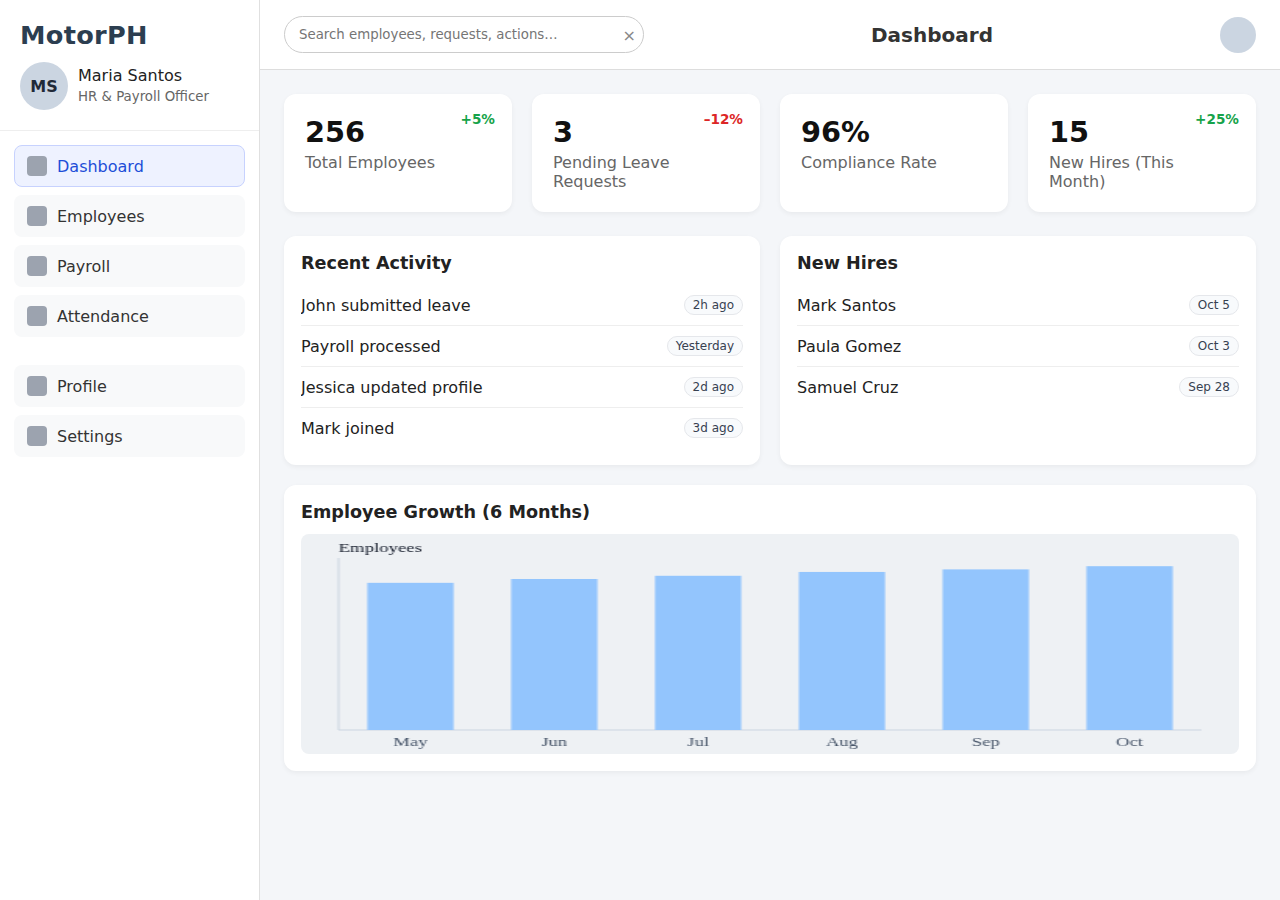
<file: index.html>
<!DOCTYPE html>
<html lang="en">
<head>
  <meta charset="UTF-8" />
  <meta name="viewport" content="width=device-width, initial-scale=1.0"/>
  <title>HR Dashboard - MotorPH (Interactive Prototype)</title>
  <style>

/* MO-IT105 - Human-Computer Interaction Group 1 | A2102
By: Kirk Martin Sevillano 
*/
    /* ===== Base / Reset ===== */
    * { box-sizing: border-box; margin: 0; padding: 0; font-family: 'Segoe UI', system-ui, -apple-system, sans-serif; }
    :root {
      --bg: #f4f6f9;
      --card: #fff;
      --muted: #666;
      --muted-2: #888;
      --border: #e0e0e0;
      --border-2: #ddd;
      --hover: #e2e8f0;
      --brand: #2c3e50;
      --accent: #2563eb;
      --success: #16a34a;
      --danger: #dc2626;
      --warning: #d97706;
      --shadow: 0 2px 5px rgba(0,0,0,.05);
      --radius: 12px;
    }
    body { display: flex; min-height: 100vh; background: var(--bg); color: #222; }

    /* ===== Sidebar ===== */
    .sidebar {
      width: 260px; background: var(--card); border-right: 1px solid var(--border); display: flex; flex-direction: column; position: sticky; top: 0; height: 100vh;
    }
    .sidebar .top-section { padding: 20px; border-bottom: 1px solid #eee; }
    .logo { font-size: 1.6rem; color: var(--brand); font-weight: 800; letter-spacing:.3px; }
    .user-info { display: flex; align-items: center; margin-top: 12px; }
    .user-info .avatar { width: 48px; height: 48px; background: #cbd5e1; border-radius: 50%; margin-right: 10px; display: grid; place-items: center; font-weight: 700; color: #1f2937; }
    .user-info .details { line-height: 1.25; }
    .user-info .details small { color: var(--muted); }

    nav, .bottom-nav { display: flex; flex-direction: column; padding: 14px; gap: 8px; }
    .nav-link { display: flex; align-items: center; padding: 10px 12px; border-radius: 8px; text-decoration: none; color: #333; background: #f8f9fa; border: 1px solid transparent; cursor: pointer; }
    .nav-link:hover { background: var(--hover); }
    .nav-link.active { background: #eef2ff; border-color: #c7d2fe; color: #1d4ed8; }
    .icon { width: 20px; height: 20px; background: #9ca3af; border-radius: 4px; margin-right: 10px; }

    /* ===== Main & Topbar ===== */
    .main { flex: 1; display: flex; flex-direction: column; min-width: 0; }
    .topbar { display: flex; justify-content: space-between; align-items: center; gap: 12px; padding: 16px 24px; background: var(--card); border-bottom: 1px solid var(--border-2); flex-wrap: wrap; position: sticky; top: 0; z-index: 5; }
    .search-box { position: relative; max-width: 360px; flex: 1; }
    .search-box input { width: 100%; padding: 10px 36px 10px 14px; border-radius: 24px; border: 1px solid #ccc; }
    .search-box .clear-btn { position: absolute; right: 8px; top: 50%; transform: translateY(-50%); background: transparent; border: none; cursor: pointer; font-size: 16px; color: var(--muted-2); }
    .title { font-size: 1.25rem; color: #333; font-weight: 700; }
    .profile { position: relative; }
    .profile-icon { width: 36px; height: 36px; background: #cbd5e1; border-radius: 50%; cursor: pointer; }
    .profile-menu { position: absolute; right: 0; top: 44px; background: var(--card); border: 1px solid var(--border); border-radius: 10px; box-shadow: var(--shadow); min-width: 180px; display: none; overflow: hidden; }
    .profile-menu a { display: block; padding: 10px 12px; text-decoration: none; color: #111; }
    .profile-menu a:hover { background: var(--hover); }

/* MO-IT105 - Human-Computer Interaction Group 1 | A2102
By: Kirk Martin Sevillano 
*/


    /* ===== Cards ===== */
    .cards { display: flex; flex-wrap: wrap; gap: 20px; padding: 24px; }
    .card { background: var(--card); padding: 20px; border-radius: var(--radius); box-shadow: var(--shadow); flex: 1 1 220px; min-width: 200px; position: relative; cursor: pointer; border: 1px solid transparent; }
    .card:hover { border-color: #dbeafe; }
    .card .value { font-size: 1.8rem; font-weight: 800; margin-bottom: 4px; color: #111; }
    .card .label { color: var(--muted); }
    .trend { position: absolute; top: 16px; right: 16px; font-size: .85rem; font-weight: 700; }
    .up { color: var(--success); }
    .down { color: var(--danger); }

    /* ===== Panels & Tables ===== */
    .panel-container { display: flex; flex-wrap: wrap; gap: 20px; padding: 0 24px 24px; }
    .panel { background: var(--card); flex: 1 1 340px; border-radius: var(--radius); padding: 16px; box-shadow: var(--shadow); border: 1px solid transparent; min-width: 300px; }
    .panel h3 { font-size: 1.1rem; margin-bottom: 12px; }
    .list { max-height: 240px; overflow-y: auto; }
    .item { padding: 10px 0; border-bottom: 1px solid #eee; display: flex; justify-content: space-between; gap: 12px; align-items: center; }
    .item:last-child { border-bottom: none; }
    .tag { font-size: .75rem; padding: 2px 8px; border-radius: 999px; border: 1px solid #e5e7eb; color: #374151; background: #f8fafc; }

    table { width: 100%; border-collapse: collapse; }
    th, td { text-align: left; padding: 8px 10px; border-bottom: 1px solid #eee; }
    th { color: #374151; font-weight: 700; background: #f9fafb; position: sticky; top: 0; }

    .chart-placeholder { height: 220px; background: #eef1f4; display: grid; place-items: center; color: var(--muted-2); font-style: italic; border-radius: 8px; }
    canvas { width: 100%; height: 220px; }

    /* ===== Views (Client-side routing) ===== */
    .view { display: none; }
    .view.active { display: block; }

    /* ===== Modal ===== */
    .modal { position: fixed; inset: 0; display: none; place-items: center; background: rgba(0,0,0,.28); padding: 16px; z-index: 50; }
    .modal.open { display: grid; }
    .dialog { width: min(640px, 96vw); background: var(--card); border-radius: 14px; box-shadow: 0 10px 30px rgba(0,0,0,.15); overflow: hidden; border: 1px solid var(--border); }
    .dialog header, .dialog footer { padding: 12px 16px; border-bottom: 1px solid var(--border); display: flex; align-items: center; justify-content: space-between; }
    .dialog footer { border-top: 1px solid var(--border); border-bottom: none; gap: 8px; }
    .dialog main { padding: 16px; max-height: 60vh; overflow: auto; }
    .btn { padding: 8px 12px; border-radius: 8px; border: 1px solid #d1d5db; background: #fff; cursor: pointer; }
    .btn.primary { background: #2563eb; border-color: #1d4ed8; color: white; }
    .btn.ghost { background: transparent; }
    .btn.success { background: #16a34a; color: #fff; border-color: #15803d; }
    .btn.danger { background: #dc2626; color: #fff; border-color: #b91c1c; }

    /* ===== Toast ===== */
    .toast { position: fixed; right: 16px; bottom: 16px; background: #111827; color: #f9fafb; padding: 10px 14px; border-radius: 10px; box-shadow: var(--shadow); opacity: 0; transform: translateY(8px); pointer-events: none; transition: .25s ease; z-index: 60; }
    .toast.show { opacity: 1; transform: translateY(0); }

/* MO-IT105 - Human-Computer Interaction Group 1 | A2102
By: Kirk Martin Sevillano 
*/


    /* ===== Responsive ===== */
    @media (max-width: 900px) { .sidebar { display: none; } }
  </style>
</head>
<body>
  <!-- ===== Sidebar ===== -->
  <aside class="sidebar" aria-label="Primary">
    <div class="top-section">
      <div class="logo">MotorPH</div>
      <div class="user-info">
        <div class="avatar" aria-hidden="true">MS</div>
        <div class="details">
          <div>Maria Santos</div>
          <small>HR & Payroll Officer</small>
        </div>
      </div>
    </div>
    <nav>
      <a class="nav-link" data-route="dashboard"><div class="icon"></div>Dashboard</a>
      <a class="nav-link" data-route="employees"><div class="icon"></div>Employees</a>
      <a class="nav-link" data-route="payroll"><div class="icon"></div>Payroll</a>
      <a class="nav-link" data-route="attendance"><div class="icon"></div>Attendance</a>
    </nav>
    <div class="bottom-nav">
      <a class="nav-link" data-route="profile"><div class="icon"></div>Profile</a>
      <a class="nav-link" data-route="settings"><div class="icon"></div>Settings</a>
    </div>
  </aside>

  <!-- ===== Main ===== -->
  <main class="main">
    <div class="topbar">
      <div class="search-box">
        <input id="globalSearch" type="text" placeholder="Search employees, requests, actions…" aria-label="Global search"/>
        <button class="clear-btn" id="clearSearch" title="Clear">×</button>
      </div>
      <div class="title" id="pageTitle">Dashboard</div>
      <div class="profile">
        <div class="profile-icon" id="profileBtn" title="Open menu"></div>
        <div class="profile-menu" id="profileMenu" role="menu" aria-hidden="true">
          <a href="#" data-open-modal="profile">View Profile</a>
          <a href="#" id="toggleTheme">Toggle Compact Mode</a>
          <a href="#" id="logoutFake">Sign out</a>
        </div>
      </div>
    </div>



    <!-- ===== Views ===== -->
    <section id="view-dashboard" class="view active" aria-label="Dashboard">
      <div class="cards">
        <div class="card" data-open-modal="employees">
          <div class="value" id="totalEmployees">256</div>
          <div class="label">Total Employees</div>
          <div class="trend up">+5%</div>
        </div>
        <div class="card" data-open-modal="leave">
          <div class="value" id="pendingLeavesCount">18</div>
          <div class="label">Pending Leave Requests</div>
          <div class="trend down">–12%</div>
        </div>
        <div class="card" data-open-modal="compliance">
          <div class="value" id="complianceRate">96%</div>
          <div class="label">Compliance Rate</div>
        </div>
        <div class="card" data-open-modal="hires">
          <div class="value" id="newHiresThisMonth">15</div>
          <div class="label">New Hires (This Month)</div>
          <div class="trend up">+25%</div>
        </div>
      </div>

      <div class="panel-container">
        <div class="panel">
          <h3>Recent Activity</h3>
          <div class="list" id="activityList"></div>
        </div>
        <div class="panel">
          <h3>New Hires</h3>
          <div class="list" id="newHiresList"></div>
        </div>
        <div class="panel">
          <h3>Employee Growth (6 Months)</h3>
          <div class="chart-placeholder"><canvas id="growthChart" width="600" height="220" aria-label="Growth chart"></canvas></div>
        </div>
      </div>
    </section>

    <section id="view-employees" class="view" aria-label="Employees">
      <div class="panel" style="margin: 24px;">
        <h3>Employees</h3>
        <div style="display:flex; gap:10px; margin:10px 0; flex-wrap:wrap;">
          <input id="empSearch" type="text" placeholder="Search by name or dept…" style="flex:1; padding:8px 10px; border:1px solid #ccc; border-radius:8px;"/>
          <select id="empDept" style="padding:8px 10px; border:1px solid #ccc; border-radius:8px;">
            <option value="">All Departments</option>
            <option>Operations</option>
            <option>Sales</option>
            <option>HR</option>
            <option>Engineering</option>
          </select>
        </div>
        <div class="list" style="max-height:none;">
          <table id="empTable" aria-label="Employees table">
            <thead><tr><th>Name</th><th>Department</th><th>Role</th><th>Status</th><th></th></tr></thead>
            <tbody></tbody>
          </table>
        </div>
      </div>
    </section>

    <section id="view-payroll" class="view" aria-label="Payroll">
      <div class="panel" style="margin: 24px;">
        <h3>Payroll</h3>
        <p style="color:var(--muted); margin-top:8px;">Prototype actions: run payroll, export, fix exception.</p>
        <div style="display:flex; gap:8px; margin-top:12px;">
          <button class="btn primary" id="runPayroll">Run Payroll</button>
          <button class="btn" id="exportPayroll">Export CSV</button>
          <button class="btn danger" id="fixExceptions">Fix Exceptions (2)</button>
        </div>
        <div id="payrollStatus" style="margin-top:14px;"></div>
      </div>
    </section>

    <section id="view-attendance" class="view" aria-label="Attendance">
      <div class="panel" style="margin: 24px;">
        <h3>Attendance</h3>
        <p style="color:var(--muted); margin-top:8px;">This view shows a simple log for prototyping.
        </p>
        <div class="list" id="attendanceList"></div>
      </div>
    </section>

    <section id="view-profile" class="view" aria-label="Profile">
      <div class="panel" style="margin: 24px;">
        <h3>Maria Santos</h3>
        <p style="color:var(--muted); margin-top:8px;">HR & Payroll Officer • MotorPH</p>
        <div style="display:flex; gap:8px; margin-top:12px;">
          <button class="btn" id="editProfile">Edit</button>
          <button class="btn" id="changeAvatar">Change Avatar</button>
        </div>
      </div>
    </section>

    <section id="view-settings" class="view" aria-label="Settings">
      <div class="panel" style="margin: 24px;">
        <h3>Settings</h3>
        <label style="display:flex; align-items:center; gap:8px; margin-top:10px;">
          <input type="checkbox" id="compactMode"> Compact spacing
        </label>
      </div>
    </section>
  </main>

  <!-- ===== Modal (Multi-use) ===== -->
  <div class="modal" id="modalRoot" role="dialog" aria-modal="true" aria-hidden="true">
    <div class="dialog" role="document">
      <header>
        <strong id="modalTitle">Modal</strong>
        <button class="btn ghost" data-close-modal>✕</button>
      </header>
      <main id="modalBody">Loading…</main>
      <footer id="modalFooter">
        <button class="btn" data-close-modal>Close</button>
      </footer>
    </div>
  </div>

  <div class="toast" id="toast"></div>

  <script>
    // ===== Mock Data =====
    const state = {
      employees: [
        { id: 1, name: 'John Bautista', dept: 'Operations', role: 'Dispatcher', status: 'Active' },
        { id: 2, name: 'Jessica Lim', dept: 'HR', role: 'Recruiter', status: 'Active' },
        { id: 3, name: 'Mark Santos', dept: 'Sales', role: 'Account Exec', status: 'Probation' },
        { id: 4, name: 'Paula Gomez', dept: 'Sales', role: 'Associate', status: 'Active' },
        { id: 5, name: 'Samuel Cruz', dept: 'Engineering', role: 'QA', status: 'Active' },
        { id: 6, name: 'Andrea Reyes', dept: 'Engineering', role: 'Frontend Dev', status: 'Active' },
        { id: 7, name: 'Miguel Dela Cruz', dept: 'Operations', role: 'Rider', status: 'Active' },
      ],
      activities: [
        { text: 'John submitted leave', time: '2h ago' },
        { text: 'Payroll processed', time: 'Yesterday' },
        { text: 'Jessica updated profile', time: '2d ago' },
        { text: 'Mark joined', time: '3d ago' },
      ],
      newHires: [
        { name: 'Mark Santos', date: 'Oct 5' },
        { name: 'Paula Gomez', date: 'Oct 3' },
        { name: 'Samuel Cruz', date: 'Sep 28' },
      ],
      leaves: JSON.parse(localStorage.getItem('leaves') || 'null') || [
        { id: 'L-1001', name: 'John Bautista', type: 'Sick', days: 2, status: 'Pending' },
        { id: 'L-1002', name: 'Jessica Lim', type: 'Vacation', days: 3, status: 'Pending' },
        { id: 'L-1003', name: 'Miguel Dela Cruz', type: 'Emergency', days: 1, status: 'Pending' },
      ],
      attendance: [
        { name: 'John Bautista', when: 'Today 8:01 AM', status: 'Late' },
        { name: 'Jessica Lim', when: 'Today 7:58 AM', status: 'On time' },
        { name: 'Samuel Cruz', when: 'Yesterday 5:01 PM', status: 'Overtime' },
      ],
      ui: { route: 'dashboard', compact: JSON.parse(localStorage.getItem('compact')||'false') }
    };

    const $ = (sel, root=document) => root.querySelector(sel);
    const $$ = (sel, root=document) => Array.from(root.querySelectorAll(sel));

    // ===== Router =====
    function setRoute(route){
      state.ui.route = route; location.hash = route;
      $$('#pageTitle').forEach(el=> el.textContent = route[0].toUpperCase()+route.slice(1));
      $$('.view').forEach(v => v.classList.remove('active'));
      const view = $('#view-'+route); if(view) view.classList.add('active');
      $$('.nav-link').forEach(a => a.classList.toggle('active', a.dataset.route===route));
    }
    window.addEventListener('hashchange', () => {
      const route = location.hash.replace('#','') || 'dashboard';
      setRoute(route);
    });

    // ===== Populate Lists =====
    function renderActivity(){
      const box = $('#activityList'); box.innerHTML = '';
      state.activities.forEach(a => {
        const row = document.createElement('div'); row.className='item';
        row.innerHTML = `<span>${a.text}</span><span class="tag">${a.time}</span>`; box.appendChild(row);
      });
    }
    function renderHires(){
      const box = $('#newHiresList'); box.innerHTML = '';
      state.newHires.forEach(h => {
        const row = document.createElement('div'); row.className='item';
        row.innerHTML = `<span>${h.name}</span><span class="tag">${h.date}</span>`; box.appendChild(row);
      });
    }
    function renderAttendance(){
      const box = $('#attendanceList'); box.innerHTML = '';
      state.attendance.forEach(a => {
        const row = document.createElement('div'); row.className='item';
        row.innerHTML = `<span>${a.name}</span><span class="tag">${a.when} • ${a.status}</span>`; box.appendChild(row);
      });
    }

    // ===== Employees Table =====
    function renderEmployees(){
      const tbody = $('#empTable tbody'); tbody.innerHTML = '';
      const q = $('#empSearch').value.toLowerCase();
      const dept = $('#empDept').value;
      state.employees
        .filter(e => (!dept || e.dept===dept) && (!q || (e.name.toLowerCase().includes(q) || e.dept.toLowerCase().includes(q))))
        .forEach(e => {
          const tr = document.createElement('tr');
          tr.innerHTML = `
            <td>${e.name}</td>
            <td>${e.dept}</td>
            <td>${e.role}</td>
            <td><span class="tag">${e.status}</span></td>
            <td><button class="btn" data-open-emp="${e.id}">View</button></td>
          `; tbody.appendChild(tr);
        });
    }

    // ===== Growth Chart (vanilla canvas) =====
    function drawChart(){
      const el = document.getElementById('growthChart');
      if(!el) return; const ctx = el.getContext('2d');
      const months = ['May','Jun','Jul','Aug','Sep','Oct'];
      const vals = [230, 236, 241, 247, 251, 256];
      const W = el.width, H = el.height, p=24; // padding
      ctx.clearRect(0,0,W,H);
      // axes
      ctx.strokeStyle = '#cbd5e1'; ctx.lineWidth=1; ctx.beginPath(); ctx.moveTo(p,H-p); ctx.lineTo(W-p,H-p); ctx.moveTo(p,H-p); ctx.lineTo(p,p); ctx.stroke();
      // bars
      const max = Math.max(...vals)*1.05; const bw = (W-2*p)/months.length*0.6; const gap = (W-2*p)/months.length*0.4;
      months.forEach((m,i)=>{
        const x = p + i*(bw+gap) + gap/2; const h = (vals[i]/max)*(H-2*p); const y = H-p-h;
        ctx.fillStyle = '#93c5fd'; ctx.fillRect(x,y,bw,h);
        ctx.fillStyle = '#475569'; ctx.textAlign='center'; ctx.font='12px Segoe UI'; ctx.fillText(m, x+bw/2, H-8);
      });
      // labels
      ctx.fillStyle = '#111827'; ctx.font='12px Segoe UI'; ctx.textAlign='left'; ctx.fillText('Employees', p, p-6);
    }

    // ===== Modal Utilities =====
    const modal = $('#modalRoot');
    function openModal(key, payload){
      const t = $('#modalTitle'), b = $('#modalBody'), f = $('#modalFooter');
      f.innerHTML = '<button class="btn" data-close-modal>Close</button>';
      if(key==='leave'){
        t.textContent = 'Pending Leave Requests';
        b.innerHTML = '';
        const table = document.createElement('table');
        table.innerHTML = '<thead><tr><th>ID</th><th>Employee</th><th>Type</th><th>Days</th><th>Status</th><th></th></tr></thead><tbody></tbody>';
        const tb = table.querySelector('tbody');
        state.leaves.forEach(l=>{
          const tr = document.createElement('tr');
          tr.innerHTML = `<td>${l.id}</td><td>${l.name}</td><td>${l.type}</td><td>${l.days}</td><td><span class="tag">${l.status}</span></td>
          <td style="white-space:nowrap; display:flex; gap:6px;">
            <button class="btn success" data-approve="${l.id}">Approve</button>
            <button class="btn danger" data-reject="${l.id}">Reject</button>
          </td>`; tb.appendChild(tr);
        });
        b.appendChild(table);
        f.innerHTML += '<button class="btn primary" id="bulkApprove">Approve All</button>';
      }
      else if(key==='employees'){
        t.textContent = 'Employees Overview';
        b.innerHTML = `<p style="color:var(--muted); margin-bottom:10px;">Quick actions for employees.</p>`;
        const grid = document.createElement('div'); grid.style.display='grid'; grid.style.gridTemplateColumns='repeat(auto-fit, minmax(180px,1fr))'; grid.style.gap='8px';
        grid.innerHTML = `
          <button class="btn" data-route="employees">Open Employees View</button>
          <button class="btn" id="addEmployee">Add Employee</button>
          <button class="btn" id="importEmployees">Import CSV</button>
        `; b.appendChild(grid);
      }
      else if(key==='compliance'){
        t.textContent = 'Compliance';
        b.innerHTML = '<p>Compliance rate is stable at <strong>96%</strong>. Outstanding trainings: 4.</p>';
      }
      else if(key==='hires'){
        t.textContent = 'New Hires (This Month)';
        const list = state.newHires.map(h=>`<div class="item"><span>${h.name}</span><span class="tag">${h.date}</span></div>`).join('');
        b.innerHTML = `<div class="list">${list}</div>`;
      }
      else if(key==='profile'){
        t.textContent = 'Profile';
        b.innerHTML = '<p>Maria Santos • HR & Payroll Officer</p>';
      }
      else if(key==='emp'){
        const emp = state.employees.find(e=>e.id==payload);
        t.textContent = emp?.name || 'Employee';
        b.innerHTML = `<p>Dept: <strong>${emp.dept}</strong> • Role: <strong>${emp.role}</strong> • Status: <span class="tag">${emp.status}</span></p>`;
        f.innerHTML += `<button class="btn primary" id="promoteEmp">Promote</button>`;
      }
      modal.classList.add('open'); modal.setAttribute('aria-hidden','false');
    }
    function closeModal(){ modal.classList.remove('open'); modal.setAttribute('aria-hidden','true'); }

    // ===== Toast =====
    function toast(msg){ const t=$('#toast'); t.textContent=msg; t.classList.add('show'); setTimeout(()=>t.classList.remove('show'), 2200); }

    // ===== Events =====
    document.addEventListener('click', (e)=>{
      // Navigation
      const nav = e.target.closest('.nav-link');
      if(nav && nav.dataset.route){ e.preventDefault(); setRoute(nav.dataset.route); }

      // Open modal from card or link
      const open = e.target.closest('[data-open-modal]');
      if(open){ e.preventDefault(); openModal(open.dataset.openModal); }

      // Modal close
      if(e.target.matches('[data-close-modal]') || e.target === modal){ closeModal(); }

      // Approve / Reject
      const appr = e.target.closest('[data-approve]');
      if(appr){ const id=appr.dataset.approve; updateLeave(id,'Approved'); }
      const rej = e.target.closest('[data-reject]');
      if(rej){ const id=rej.dataset.reject; updateLeave(id,'Rejected'); }

      // Bulk approve
      if(e.target.id==='bulkApprove'){
        state.leaves = state.leaves.map(l=>({...l, status:'Approved'})); persistLeaves(); openModal('leave'); toast('All leaves approved'); updatePendingBadge();
      }

      // Employees table row actions
      const empBtn = e.target.closest('[data-open-emp]');
      if(empBtn){ openModal('emp', empBtn.dataset.openEmp); }

      // Profile menu
      if(e.target.id==='profileBtn'){ toggleProfileMenu(); }
      else if(!e.target.closest('#profileMenu')){ $('#profileMenu').style.display='none'; }

      if(e.target.id==='addEmployee'){ toast('Add Employee (prototype)'); }
      if(e.target.id==='importEmployees'){ toast('Import CSV (prototype)'); }

      if(e.target.id==='runPayroll'){ $('#payrollStatus').textContent = 'Running payroll…'; setTimeout(()=>{ $('#payrollStatus').textContent='Payroll completed successfully.'; toast('Payroll run complete'); }, 1000); }
      if(e.target.id==='exportPayroll'){ exportPayrollCsv(); }
      if(e.target.id==='fixExceptions'){ toast('2 exceptions resolved'); e.target.textContent='No Exceptions'; e.target.disabled=true; }

      if(e.target.dataset.route){ setRoute(e.target.dataset.route); closeModal(); }

      if(e.target.id==='logoutFake'){ toast('Signed out (prototype)'); }

      if(e.target.id==='toggleTheme'){ document.body.classList.toggle('compact'); toast('Toggled compact mode'); }
    });

    $('#globalSearch').addEventListener('input', () => {
      const q = $('#globalSearch').value.toLowerCase();
      // Filter activity & employees as a demo
      renderActivity();
      $$('#activityList .item').forEach(i=>{ i.style.display = i.textContent.toLowerCase().includes(q)?'flex':'none'; });
      if(state.ui.route==='employees'){ renderEmployees(); }
      $('#clearSearch').style.visibility = q? 'visible':'hidden';
    });
    $('#clearSearch').addEventListener('click', ()=>{ $('#globalSearch').value=''; $('#globalSearch').dispatchEvent(new Event('input')); $('#globalSearch').focus(); });

    $('#empSearch').addEventListener('input', renderEmployees);
    $('#empDept').addEventListener('change', renderEmployees);

    $('#compactMode').addEventListener('change', (e)=>{
      document.body.classList.toggle('compact', e.target.checked); localStorage.setItem('compact', JSON.stringify(e.target.checked));
    });

    function toggleProfileMenu(){ const m = $('#profileMenu'); m.style.display = (m.style.display==='block'?'none':'block'); }

    function updateLeave(id, status){
      state.leaves = state.leaves.map(l => l.id===id? {...l, status}: l);
      persistLeaves(); openModal('leave'); toast(`Leave ${status.toLowerCase()}`); updatePendingBadge();
    }
    function persistLeaves(){ localStorage.setItem('leaves', JSON.stringify(state.leaves)); }
    function updatePendingBadge(){
      const pending = state.leaves.filter(l=>l.status==='Pending').length; $('#pendingLeavesCount').textContent = pending;
    }

    // ===== Export CSV (prototype) =====
    function exportPayrollCsv(){
      const rows = [ ['Employee','Net Pay','Period'], ['John Bautista','35000','Oct 1-15'], ['Jessica Lim','42000','Oct 1-15'] ];
      const csv = rows.map(r=>r.join(',')).join('\n');
      const blob = new Blob([csv], {type:'text/csv'});
      const url = URL.createObjectURL(blob);
      const a = document.createElement('a'); a.href = url; a.download = 'payroll.csv'; a.click(); URL.revokeObjectURL(url); toast('Exported payroll.csv');
    }

    // ===== Init =====
    function init(){
      // Route
      const initial = location.hash.replace('#','') || 'dashboard'; setRoute(initial);
      // Data renders
      renderActivity(); renderHires(); renderEmployees(); renderAttendance(); drawChart();
      // Compact mode
      document.body.classList.toggle('compact', state.ui.compact); $('#compactMode').checked = state.ui.compact;
      updatePendingBadge();
      // Title sync on view switch handled in setRoute
    }

    // Redraw chart on resize for good measure
    window.addEventListener('resize', drawChart);
    window.addEventListener('load', init);
  </script>

  <style>
    /* Compact mode tweaks */
    body.compact .card { padding: 14px; }
    body.compact .panel { padding: 12px; }
    body.compact .topbar { padding: 12px 16px; }
    body.compact .cards { gap: 14px; padding: 16px; }
  </style>
</body>
</html>
</file>
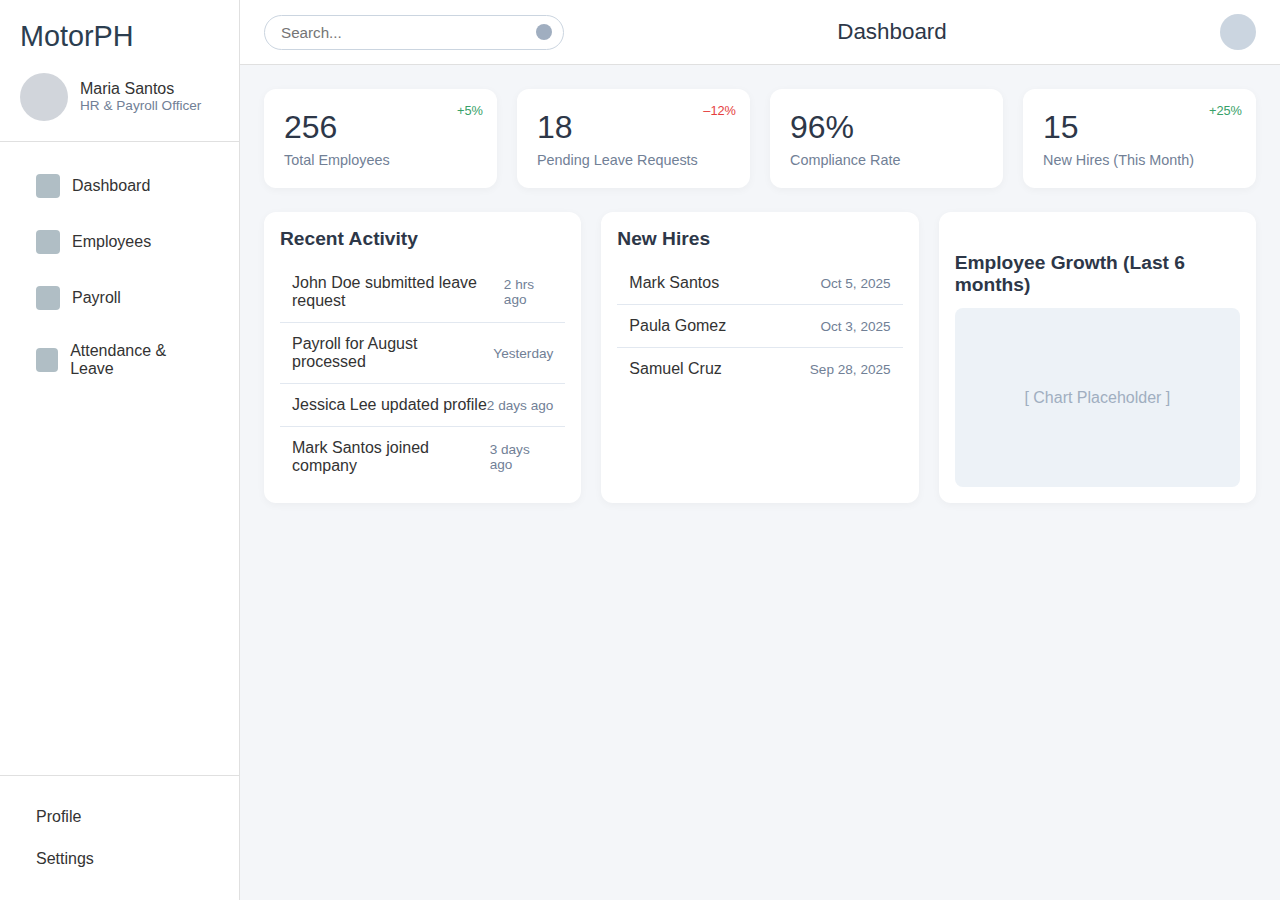
<file: public/index.html>
<!DOCTYPE html>
<html lang="en">
<head>
  <meta charset="UTF-8">
  <title>MotorPH HR Dashboard</title>
  <meta name="viewport" content="width=device-width, initial-scale=1.0">
  <style>
    /* ========== Global & Reset ========== */
    * {
      box-sizing: border-box;
      margin: 0;
      padding: 0;
      font-family: "Inter", sans-serif;
    }
    body {
      display: flex;
      min-height: 100vh;
      background-color: #f4f6f9;
      color: #333;
    }
    a {
      text-decoration: none;
      color: inherit;
    }
    h1, h2, h3, h4, h5, h6 {
      font-weight: 600;
    }
    .hidden {
      display: none;
    }

    /* ========== Sidebar ========== */
    .sidebar {
      width: 240px;
      background-color: #ffffff;
      border-right: 1px solid #e0e0e0;
      display: flex;
      flex-direction: column;
      transition: transform 0.3s ease;
    }
    .sidebar .top-section {
      padding: 20px;
      border-bottom: 1px solid #e0e0e0;
    }
    .sidebar .logo {
      font-size: 1.8rem;
      color: #2c3e50;
      margin-bottom: 20px;
    }
    .sidebar .user-info {
      display: flex;
      align-items: center;
      gap: 12px;
    }
    .sidebar .user-info .avatar {
      width: 48px;
      height: 48px;
      background-color: #d1d5db;
      border-radius: 50%;
    }
    .sidebar .user-info .details {
      line-height: 1.2;
    }
    .sidebar nav {
      flex: 1;
      padding: 20px;
    }
    .sidebar nav a {
      display: flex;
      align-items: center;
      padding: 12px 16px;
      border-radius: 8px;
      margin-bottom: 8px;
      transition: background-color 0.2s;
    }
    .sidebar nav a:hover {
      background-color: #eef2f7;
    }
    .sidebar nav .icon {
      width: 24px;
      height: 24px;
      background-color: #b0bec5;
      border-radius: 4px;
      margin-right: 12px;
    }
    .sidebar .bottom-nav {
      padding: 20px;
      border-top: 1px solid #e0e0e0;
    }
    .sidebar .bottom-nav a {
      display: flex;
      align-items: center;
      padding: 12px 16px;
      border-radius: 8px;
      transition: background-color 0.2s;
    }
    .sidebar .bottom-nav a:hover {
      background-color: #eef2f7;
    }

    /* ========== Main ========== */
    .main {
      flex: 1;
      display: flex;
      flex-direction: column;
    }
    .topbar {
      background-color: #ffffff;
      padding: 14px 24px;
      display: flex;
      align-items: center;
      justify-content: space-between;
      border-bottom: 1px solid #e0e0e0;
    }
    .topbar .search-box {
      flex: 1;
      max-width: 300px;
      position: relative;
    }
    .topbar .search-box input {
      width: 100%;
      padding: 8px 16px;
      border: 1px solid #cbd5e0;
      border-radius: 24px;
      font-size: 0.95rem;
    }
    .topbar .search-box .icon {
      position: absolute;
      right: 12px;
      top: 50%;
      transform: translateY(-50%);
      width: 16px;
      height: 16px;
      background-color: #a0aec0;
      border-radius: 50%;
    }
    .topbar .title {
      font-size: 1.4rem;
      margin: 0 24px;
      color: #2d3748;
    }
    .topbar .profile-icon {
      width: 36px;
      height: 36px;
      background-color: #cbd5e0;
      border-radius: 50%;
    }

    .cards {
      display: flex;
      gap: 20px;
      padding: 24px;
      flex-wrap: wrap;
    }
    .card {
      background-color: #ffffff;
      flex: 1 1 200px;
      padding: 20px;
      border-radius: 12px;
      box-shadow: 0 2px 8px rgba(0,0,0,0.04);
      min-width: 180px;
      position: relative;
    }
    .card .value {
      font-size: 2rem;
      color: #2d3748;
      margin-bottom: 6px;
    }
    .card .label {
      font-size: 0.9rem;
      color: #718096;
    }
    /* small badge or trend indicator on card */
    .card .trend {
      position: absolute;
      top: 14px;
      right: 14px;
      font-size: 0.8rem;
      color: #38a169; /* green for up */
    }
    .card .trend.down {
      color: #e53e3e;
    }

    .panel-container {
      display: flex;
      gap: 20px;
      padding: 0 24px 24px;
      flex-wrap: wrap;
    }
    .panel {
      flex: 1 1 300px;
      background-color: #ffffff;
      border-radius: 12px;
      box-shadow: 0 2px 8px rgba(0,0,0,0.04);
      padding: 16px;
      overflow: hidden;
      display: flex;
      flex-direction: column;
    }
    .panel h3 {
      margin-bottom: 12px;
      font-size: 1.2rem;
      color: #2d3748;
    }
    .panel .list {
      flex: 1;
      overflow-y: auto;
    }
    .panel .list .item {
      padding: 12px;
      border-bottom: 1px solid #e2e8f0;
      display: flex;
      justify-content: space-between;
      align-items: center;
    }
    .panel .list .item:last-child {
      border-bottom: none;
    }

    .panel.chart {
      padding-top: 40px;
    }
    .panel.chart .chart-placeholder {
      flex: 1;
      background-color: #edf2f7;
      border-radius: 8px;
      display: flex;
      align-items: center;
      justify-content: center;
      color: #a0aec0;
      font-size: 1rem;
    }

    /* ========== Responsive ========== */
    @media (max-width: 1024px) {
      .cards {
        flex-direction: column;
      }
      .panel-container {
        flex-direction: column;
      }
    }

    @media (max-width: 768px) {
      .sidebar {
        position: fixed;
        left: 0;
        top: 0;
        bottom: 0;
        transform: translateX(0);
        z-index: 100;
      }
      .main {
        margin-left: 240px;
      }
    }
    @media (max-width: 600px) {
      .topbar {
        flex-wrap: wrap;
      }
      .topbar .title {
        margin: 12px 0;
      }
      .main {
        margin-left: 0;
      }
    }
  </style>
</head>
<body>

  <div class="sidebar">
    <div class="top-section">
      <div class="logo">MotorPH</div>
      <div class="user-info">
        <div class="avatar"></div>
        <div class="details">
          <div>Maria Santos</div>
          <div style="font-size: 0.85rem; color:#718096">HR & Payroll Officer</div>
        </div>
      </div>
    </div>
    <nav>
      <a href="#"><div class="icon"></div><span>Dashboard</span></a>
      <a href="#"><div class="icon"></div><span>Employees</span></a>
      <a href="#"><div class="icon"></div><span>Payroll</span></a>
      <a href="#"><div class="icon"></div><span>Attendance & Leave</span></a>
    </nav>
    <div class="bottom-nav">
      <a href="#"><div class="icon"></div><span>Profile</span></a>
      <a href="#"><div class="icon"></div><span>Settings</span></a>
    </div>
  </div>

  <div class="main">
    <div class="topbar">
      <div class="search-box">
        <input type="text" placeholder="Search...">
        <div class="icon"></div>
      </div>
      <div class="title">Dashboard</div>
      <div class="profile-icon"></div>
    </div>

    <div class="cards">
      <div class="card">
        <div class="value">256</div>
        <div class="label">Total Employees</div>
        <div class="trend up">+5%</div>
      </div>
      <div class="card">
        <div class="value">18</div>
        <div class="label">Pending Leave Requests</div>
        <div class="trend down">–12%</div>
      </div>
      <div class="card">
        <div class="value">96%</div>
        <div class="label">Compliance Rate</div>
      </div>
      <div class="card">
        <div class="value">15</div>
        <div class="label">New Hires (This Month)</div>
        <div class="trend up">+25%</div>
      </div>
    </div>

    <div class="panel-container">
      <div class="panel">
        <h3>Recent Activity</h3>
        <div class="list">
          <div class="item">
            <span>John Doe submitted leave request</span>
            <span style="font-size:0.85rem; color:#718096">2 hrs ago</span>
          </div>
          <div class="item">
            <span>Payroll for August processed</span>
            <span style="font-size:0.85rem; color:#718096">Yesterday</span>
          </div>
          <div class="item">
            <span>Jessica Lee updated profile</span>
            <span style="font-size:0.85rem; color:#718096">2 days ago</span>
          </div>
          <div class="item">
            <span>Mark Santos joined company</span>
            <span style="font-size:0.85rem; color:#718096">3 days ago</span>
          </div>
        </div>
      </div>

      <div class="panel">
        <h3>New Hires</h3>
        <div class="list">
          <div class="item">
            <span>Mark Santos</span>
            <span style="font-size:0.85rem; color:#718096">Oct 5, 2025</span>
          </div>
          <div class="item">
            <span>Paula Gomez</span>
            <span style="font-size:0.85rem; color:#718096">Oct 3, 2025</span>
          </div>
          <div class="item">
            <span>Samuel Cruz</span>
            <span style="font-size:0.85rem; color:#718096">Sep 28, 2025</span>
          </div>
        </div>
      </div>

      <div class="panel chart">
        <h3>Employee Growth (Last 6 months)</h3>
        <div class="chart-placeholder">
          [ Chart Placeholder ]
        </div>
      </div>
    </div>

  </div>

</body>
</html>
</file>
